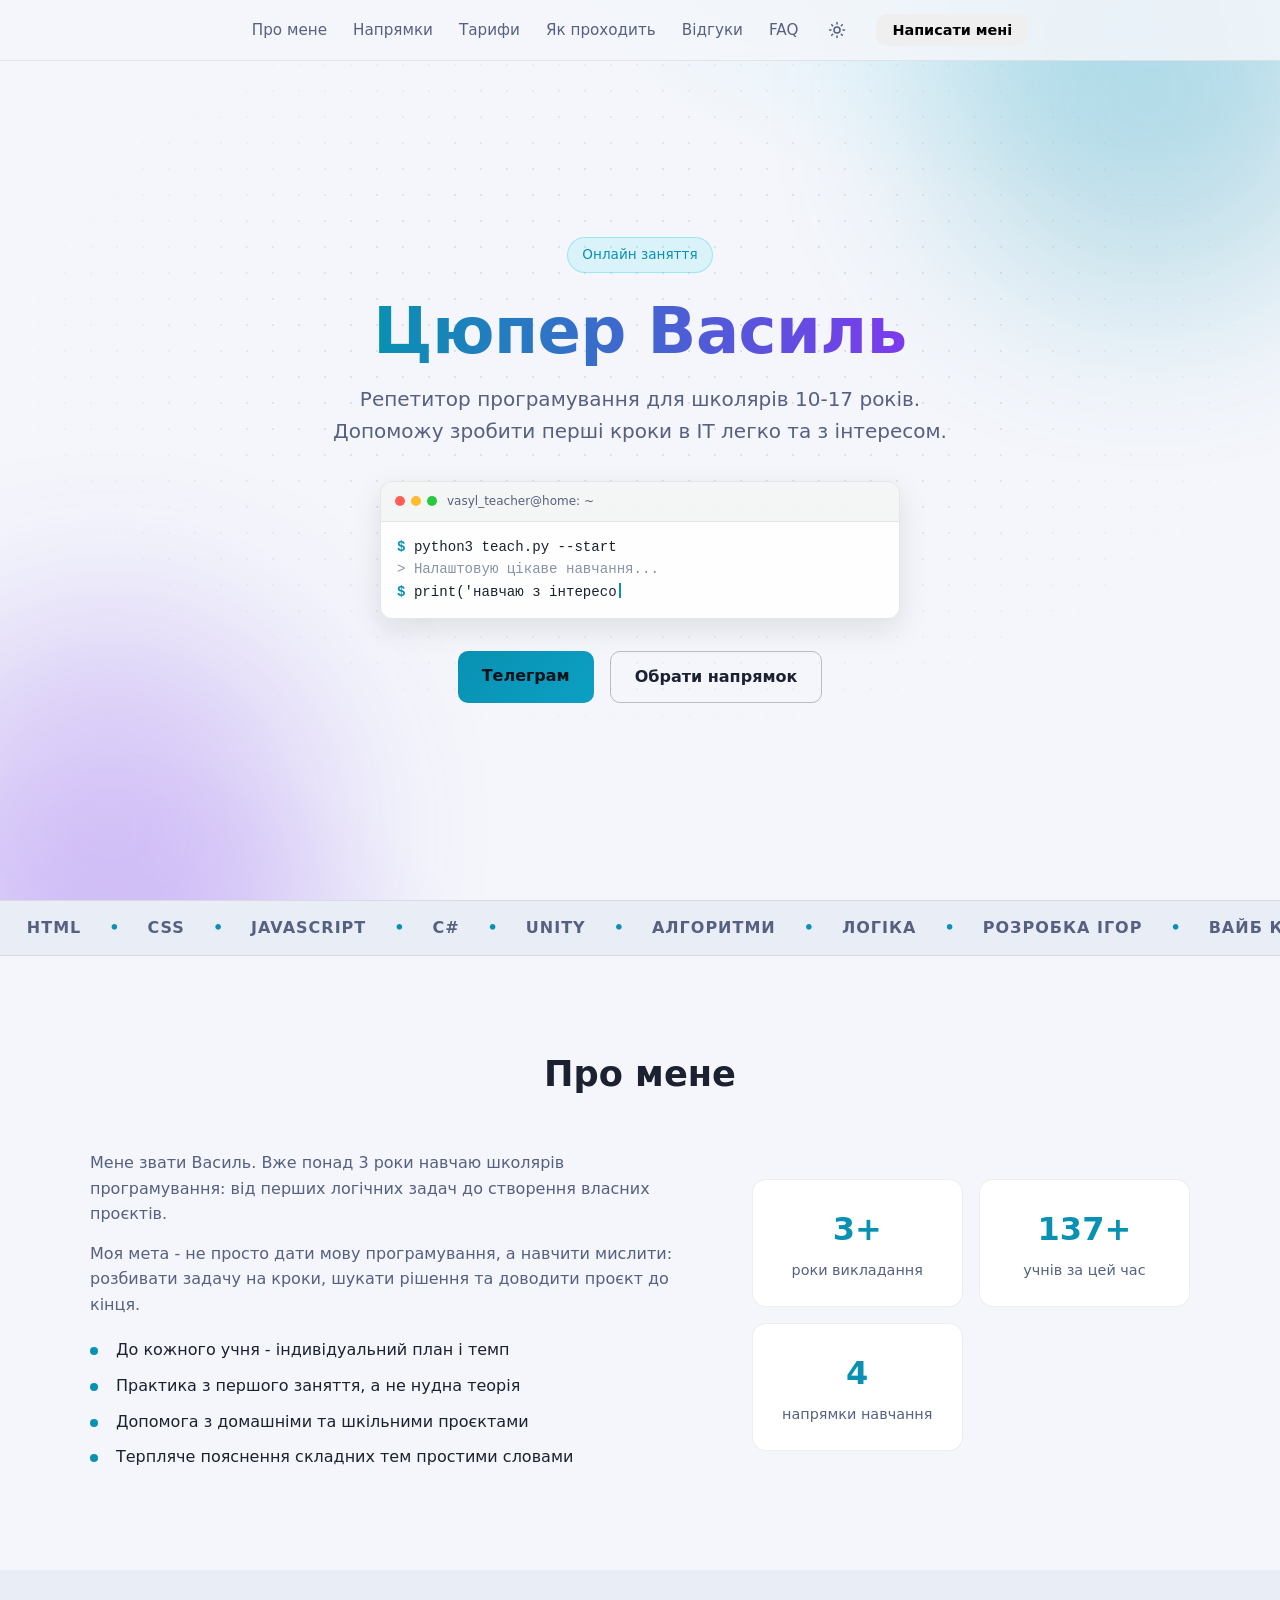
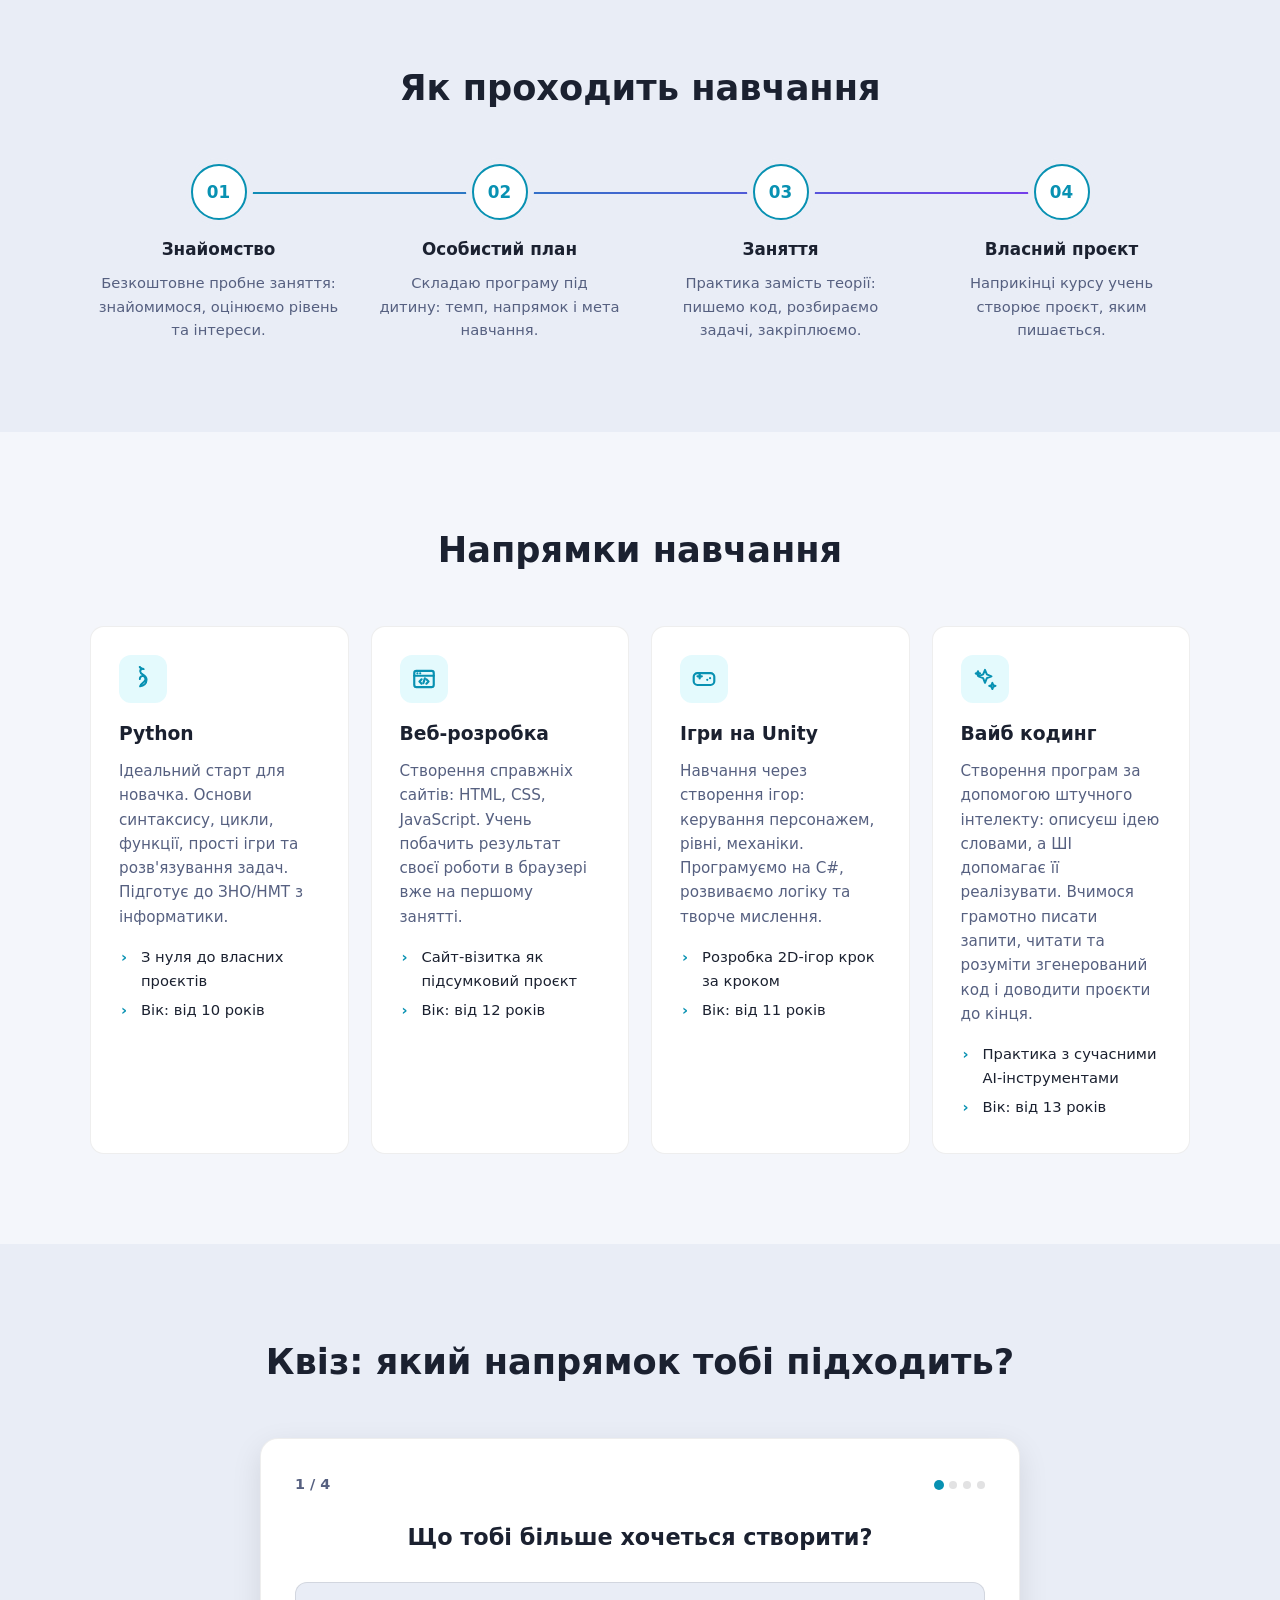
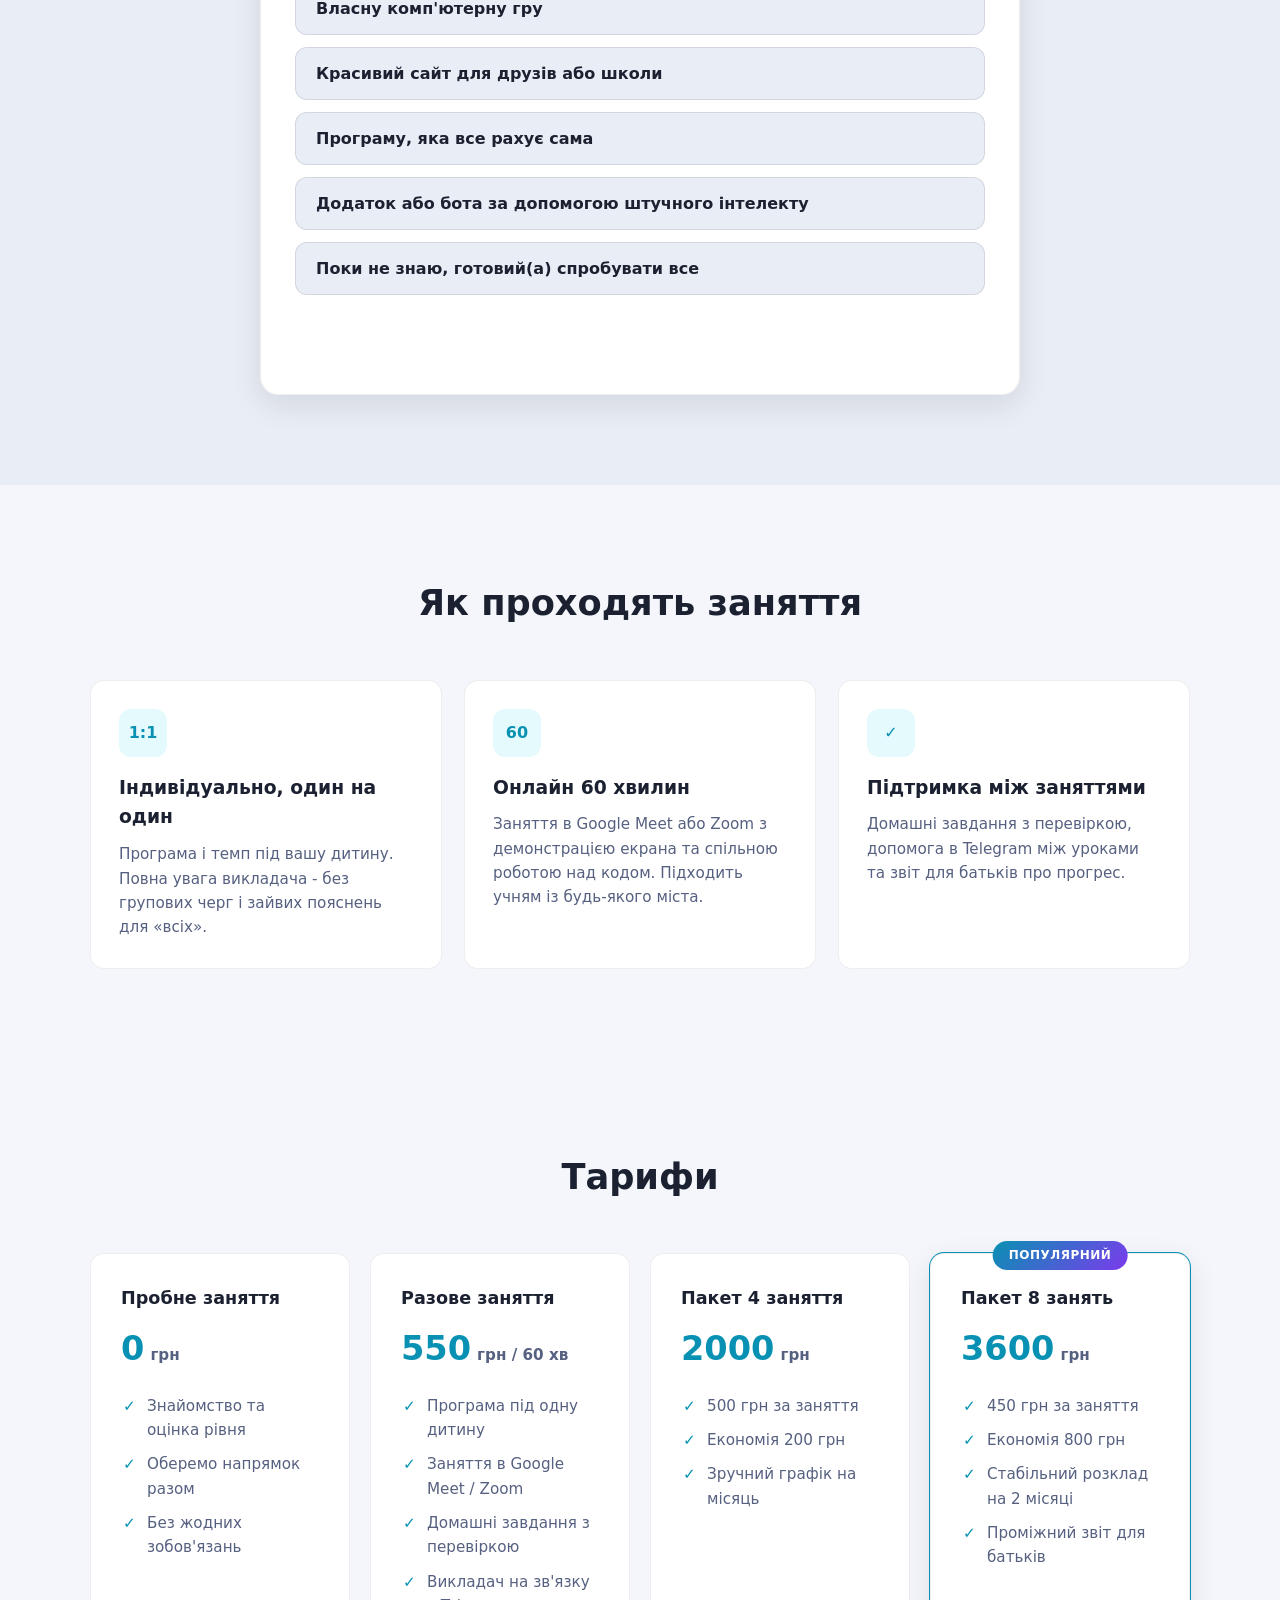
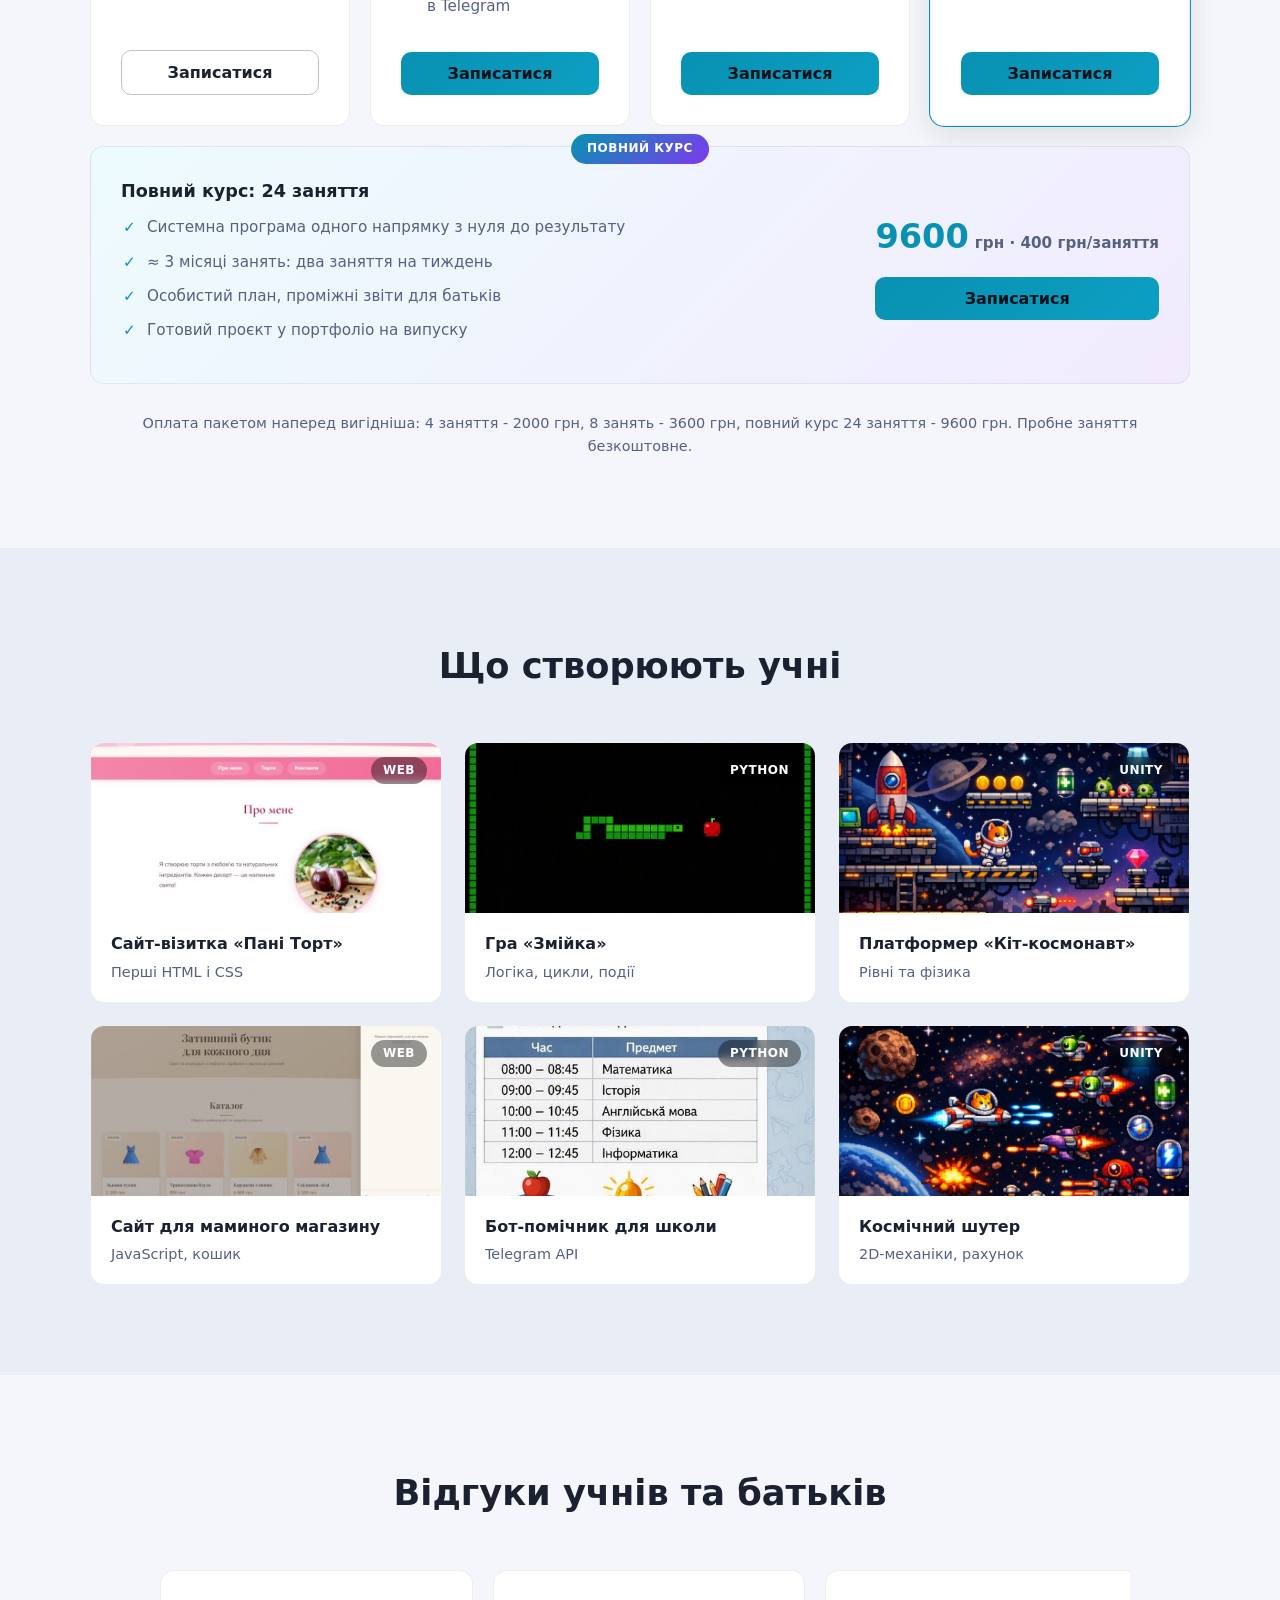
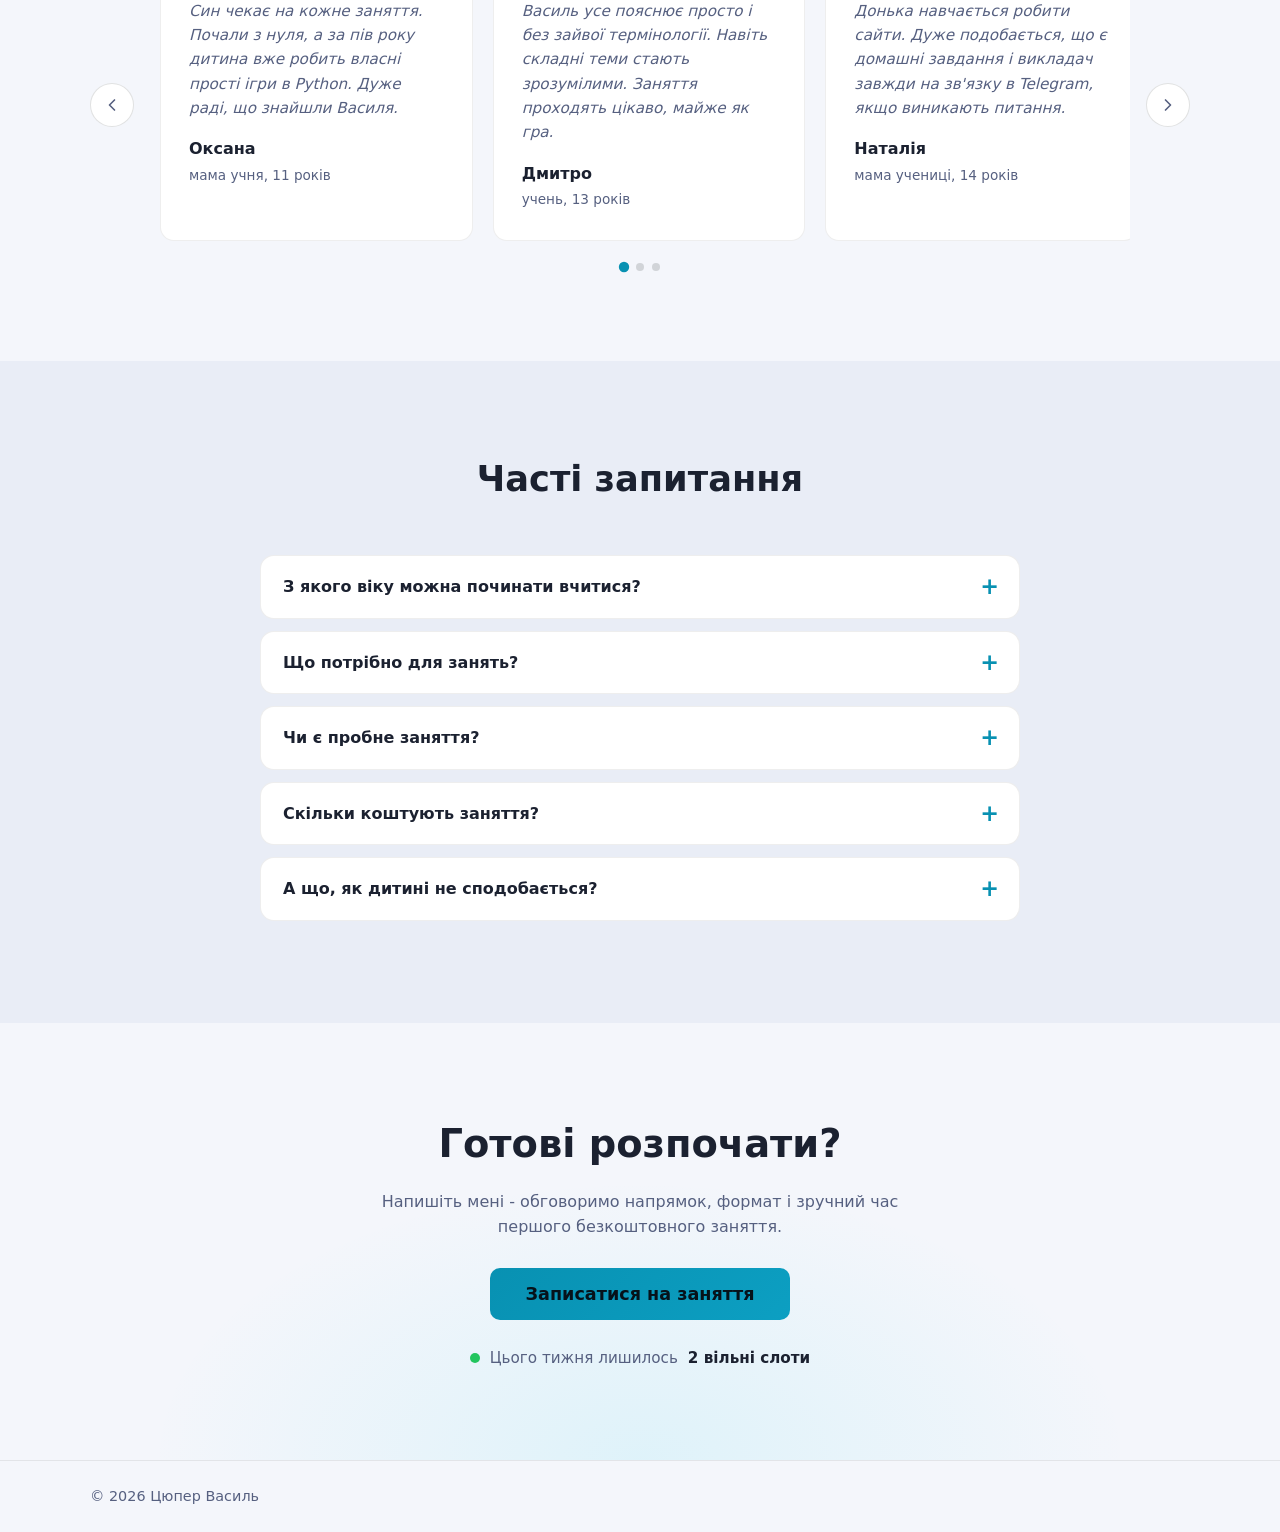
<file: index.html>
<!DOCTYPE html>
<html lang="uk">
<head>
  <meta charset="UTF-8">
  <meta name="viewport" content="width=device-width, initial-scale=1.0">
<title>Цюпер Василь - репетитор програмування для школярів</title>
  <meta name="description" content="Онлайн-репетитор програмування для школярів 10-17 років: Python, веб-розробка, ігри на Unity та вайб кодинг. Індивідуально від 550 грн, перше заняття безкоштовно.">
  <meta name="theme-color" content="#0f1117">

  <link rel="canonical" href="https://tsyupro.github.io/Tsyupro-Landing-Page/">

  <meta property="og:type" content="website">
  <meta property="og:site_name" content="Цюпер Василь - репетитор програмування для школярів">
  <meta property="og:locale" content="uk_UA">
  <meta property="og:title" content="Цюпер Василь - репетитор програмування для школярів">
  <meta property="og:description" content="Python, веб-розробка, ігри на Unity та вайб кодинг для школярів 10-17 років. Індивідуальні онлайн-заняття від 550 грн, перше - безкоштовно.">
  <meta property="og:url" content="https://tsyupro.github.io/Tsyupro-Landing-Page/">
  <meta property="og:image" content="https://tsyupro.github.io/Tsyupro-Landing-Page/og-image.png">
  <meta property="og:image:width" content="1200">
  <meta property="og:image:height" content="630">
  <meta property="og:image:type" content="image/png">
  <meta property="og:image:alt" content="Цюпер Василь - репетитор програмування для школярів">

  <meta name="twitter:card" content="summary_large_image">
  <meta name="twitter:title" content="Цюпер Василь - репетитор програмування для школярів">
  <meta name="twitter:description" content="Python, веб-розробка, ігри на Unity та вайб кодинг для школярів 10-17 років. Перше заняття безкоштовно.">
  <meta name="twitter:image" content="https://tsyupro.github.io/Tsyupro-Landing-Page/og-image.png">

<link rel="icon" type="image/svg+xml" href="favicon.svg">
  <link rel="stylesheet" href="css/style.css">

  <script type="application/ld+json">
  {
    "@context": "https://schema.org",
    "@graph": [
      {
        "@type": "WebSite",
        "@id": "https://tsyupro.github.io/Tsyupro-Landing-Page/#website",
        "url": "https://tsyupro.github.io/Tsyupro-Landing-Page/",
        "name": "Цюпер Василь - репетитор програмування для школярів",
        "inLanguage": "uk"
      },
      {
        "@type": "Person",
        "@id": "https://tsyupro.github.io/Tsyupro-Landing-Page/#person",
        "name": "Цюпер Василь",
        "url": "https://tsyupro.github.io/Tsyupro-Landing-Page/",
        "jobTitle": "Репетитор програмування",
        "image": "https://tsyupro.github.io/Tsyupro-Landing-Page/og-image.png",
        "description": "Індивідуальні онлайн-заняття програмуванням для школярів 10-17 років: Python, веб-розробка, ігри на Unity та вайб кодинг.",
        "knowsAbout": ["Python", "Веб-розробка", "Розробка ігор на Unity", "Вайб кодинг"],
        "sameAs": ["https://t.me/tsyupro"]
      },
      {
        "@type": "Service",
        "name": "Індивідуальні онлайн-заняття з програмування для школярів",
        "serviceType": "Навчання програмуванню",
        "url": "https://tsyupro.github.io/Tsyupro-Landing-Page/",
        "provider": { "@id": "https://tsyupro.github.io/Tsyupro-Landing-Page/#person" },
        "areaServed": "Україна",
        "availableChannel": {
          "@type": "ServiceChannel",
          "availableLanguage": "Українська",
          "serviceLocation": { "@type": "Place", "name": "Онлайн (Google Meet / Zoom)" }
        },
        "offers": {
          "@type": "Offer",
          "description": "Разове заняття, 60 хвилин",
          "price": "550",
          "priceCurrency": "UAH",
          "availability": "https://schema.org/OnlineOnly"
        }
      },
      {
        "@type": "FAQPage",
        "@id": "https://tsyupro.github.io/Tsyupro-Landing-Page/#faq",
        "mainEntity": [
          {
            "@type": "Question",
            "name": "З якого віку можна починати вчитися?",
            "acceptedAnswer": {
              "@type": "Answer",
              "text": "Залежить від напрямку: Python та логіку зазвичай починають з 10 років, веб-розробку - з 12, гри на Unity - з 11, вайб кодинг - з 13. Готовність дитини визначається на пробному занятті."
            }
          },
          {
            "@type": "Question",
            "name": "Що потрібно для занять?",
            "acceptedAnswer": {
              "@type": "Answer",
              "text": "Комп'ютер або ноутбук із доступом до інтернету. Все програмне забезпечення безкоштовне, допоможу підготувати його перед першим заняттям."
            }
          },
          {
            "@type": "Question",
            "name": "Чи є пробне заняття?",
            "acceptedAnswer": {
              "@type": "Answer",
              "text": "Так, перше заняття - знайомство: оцінюємо рівень, визначаємо напрямок, пробуємо формат. Воно безкоштовне."
            }
          },
          {
            "@type": "Question",
            "name": "Скільки коштують заняття?",
            "acceptedAnswer": {
              "@type": "Answer",
              "text": "Разове заняття - 550 грн за 60 хвилин. Оплата пакетом вигідніша: 4 заняття - 2000 грн, 8 занять - 3600 грн, повний курс 24 заняття - 9600 грн. Пробне заняття безкоштовне."
            }
          },
          {
            "@type": "Question",
            "name": "А що, як дитині не сподобається?",
            "acceptedAnswer": {
              "@type": "Answer",
              "text": "Це нормально. Пробуємо інший напрямок або темп. Головна мета - щоб дитина отримувала задоволення від навчання, тому завжди прислухаюся до її інтересів."
            }
          }
        ]
      }
    ]
  }
  </script>
</head>
<body>

  <div class="preloader" id="preloader" aria-hidden="true">
    <div class="preloader__inner">
      <span class="preloader__logo">ВЦ</span>
      <span class="preloader__bar"><i></i></span>
    </div>
  </div>

  <div class="progress" id="progressBar" aria-hidden="true"></div>

  <header class="nav" id="nav">
    <div class="container nav__inner">
      <nav class="nav__links" id="navLinks">
        <a href="#about">Про мене</a>
        <a href="#directions">Напрямки</a>
        <a href="#pricing">Тарифи</a>
        <a href="#how">Як проходить</a>
        <a href="#reviews">Відгуки</a>
        <a href="#faq">FAQ</a>
        <button id="themeToggle" class="theme-toggle" aria-label="Перемкнути тему">
          <svg class="theme-toggle__moon" viewBox="0 0 24 24" width="18" height="18" fill="none" stroke="currentColor" stroke-width="2" aria-hidden="true">
            <path d="M21 12.8A9 9 0 1 1 11.2 3a7 7 0 0 0 9.8 9.8z" stroke-linecap="round" stroke-linejoin="round"/>
          </svg>
          <svg class="theme-toggle__sun" viewBox="0 0 24 24" width="18" height="18" fill="none" stroke="currentColor" stroke-width="2" aria-hidden="true">
            <circle cx="12" cy="12" r="4"/>
            <path d="M12 2v2m0 16v2M4.9 4.9l1.4 1.4m11.4 11.4 1.4 1.4M2 12h2m16 0h2M4.9 19.1l1.4-1.4m11.4-11.4 1.4-1.4" stroke-linecap="round"/>
          </svg>
        </button>
        <button class="btn btn--small" data-open-modal>Написати мені</button>
      </nav>
<button class="nav__burger" id="navToggle" aria-label="Відкрити меню">
        <span></span><span></span><span></span>
      </button>
    </div>
    <div class="nav__mask" id="navMask" aria-hidden="true"></div>
  </header>

  <section class="hero" id="hero">
    <div class="hero__orbs" aria-hidden="true">
      <span class="hero__orb hero__orb--one"></span>
      <span class="hero__orb hero__orb--two"></span>
    </div>
    <div class="hero__grid" aria-hidden="true"></div>
    <canvas class="hero__rain" id="codeRain" aria-hidden="true"></canvas>
    <div class="container hero__inner">
      <div class="hero__badge hero-anim">Онлайн заняття</div>
      <h1 class="hero-anim"><span class="hero__name">Цюпер Василь</span></h1>
<p class="hero__subtitle hero-anim">
        Репетитор програмування для школярів 10-17 років.<br>
        Допоможу зробити перші кроки в IT легко та з інтересом.
      </p>

      <div class="hero__terminal hero-anim" aria-hidden="true">
        <div class="terminal__bar">
          <span class="terminal__dots"><i></i><i></i><i></i></span>
          <span class="terminal__title">vasyl_teacher@home: ~</span>
        </div>
        <div class="terminal__body">
          <p class="terminal__line"><span class="terminal__prompt">$</span> python3 teach.py --start</p>
          <p class="terminal__line terminal__muted">> Налаштовую цікаве навчання...</p>
          <p class="terminal__line terminal__typed">
            <span class="terminal__prompt">$</span>
            <span id="typedOut"></span><span class="typed__cursor"></span>
          </p>
        </div>
      </div>

      <div class="hero__actions hero-anim">
        <a href="https://t.me/tsyupro" target="_blank" rel="noopener" class="btn btn--primary">Телеграм</a>
        <a href="#directions" class="btn btn--ghost">Обрати напрямок</a>
      </div>
    </div>
  </section>

  <div class="marquee" aria-hidden="true">
    <div class="marquee__track">
      <span class="marquee__group">
        <span class="marquee__item">Python</span><span class="marquee__sep">•</span>
        <span class="marquee__item">HTML</span><span class="marquee__sep">•</span>
        <span class="marquee__item">CSS</span><span class="marquee__sep">•</span>
        <span class="marquee__item">JavaScript</span><span class="marquee__sep">•</span>
        <span class="marquee__item">C#</span><span class="marquee__sep">•</span>
        <span class="marquee__item">Unity</span><span class="marquee__sep">•</span>
        <span class="marquee__item">Алгоритми</span><span class="marquee__sep">•</span>
        <span class="marquee__item">Логіка</span><span class="marquee__sep">•</span>
        <span class="marquee__item">Розробка ігор</span><span class="marquee__sep">•</span>
        <span class="marquee__item">Вайб кодинг</span>
      </span>
      <span class="marquee__group">
        <span class="marquee__item">Python</span><span class="marquee__sep">•</span>
        <span class="marquee__item">HTML</span><span class="marquee__sep">•</span>
        <span class="marquee__item">CSS</span><span class="marquee__sep">•</span>
        <span class="marquee__item">JavaScript</span><span class="marquee__sep">•</span>
        <span class="marquee__item">C#</span><span class="marquee__sep">•</span>
        <span class="marquee__item">Unity</span><span class="marquee__sep">•</span>
        <span class="marquee__item">Алгоритми</span><span class="marquee__sep">•</span>
        <span class="marquee__item">Логіка</span><span class="marquee__sep">•</span>
        <span class="marquee__item">Розробка ігор</span><span class="marquee__sep">•</span>
        <span class="marquee__item">Вайб кодинг</span>
      </span>
    </div>
  </div>

  <section class="section" id="about">
    <div class="container">
      <h2 class="section__title reveal">Про мене</h2>
      <div class="about">
        <div class="about__text reveal">
          <p>
            Мене звати Василь. Вже понад 3 роки навчаю школярів програмування:
            від перших логічних задач до створення власних проєктів.
          </p>
          <p>
            Моя мета - не просто дати мову програмування, а навчити мислити:
            розбивати задачу на кроки, шукати рішення та доводити проєкт до кінця.
          </p>
          <ul class="about__list">
            <li>До кожного учня - індивідуальний план і темп</li>
            <li>Практика з першого заняття, а не нудна теорія</li>
            <li>Допомога з домашніми та шкільними проєктами</li>
            <li>Терпляче пояснення складних тем простими словами</li>
          </ul>
        </div>
        <div class="about__facts">
          <div class="fact reveal">
            <div class="fact__num" data-counter="3" data-suffix="+">0</div>
            <div class="fact__label">роки викладання</div>
          </div>
<div class="fact reveal">
            <div class="fact__num" data-counter="137" data-suffix="+">0</div>
            <div class="fact__label">учнів за цей час</div>
          </div>
          <div class="fact reveal">
            <div class="fact__num" data-counter="4">0</div>
            <div class="fact__label">напрямки навчання</div>
          </div>
        </div>
      </div>
    </div>
  </section>

  <section class="section section--alt" id="how">
    <div class="container">
      <h2 class="section__title reveal">Як проходить навчання</h2>
      <div class="steps reveal">
        <span class="steps__line" aria-hidden="true"></span>
        <article class="step">
          <span class="step__num">01</span>
          <h3>Знайомство</h3>
          <p>Безкоштовне пробне заняття: знайомимося, оцінюємо рівень та інтереси.</p>
        </article>
        <article class="step">
          <span class="step__num">02</span>
          <h3>Особистий план</h3>
          <p>Складаю програму під дитину: темп, напрямок і мета навчання.</p>
        </article>
        <article class="step">
          <span class="step__num">03</span>
          <h3>Заняття</h3>
          <p>Практика замість теорії: пишемо код, розбираємо задачі, закріплюємо.</p>
        </article>
        <article class="step">
          <span class="step__num">04</span>
          <h3>Власний проєкт</h3>
          <p>Наприкінці курсу учень створює проєкт, яким пишається.</p>
        </article>
      </div>
    </div>
  </section>

  <section class="section" id="directions">
    <div class="container">
      <h2 class="section__title reveal">Напрямки навчання</h2>
      <div class="cards">
        <article class="card reveal">
          <div class="card__icon" aria-hidden="true">
            <svg viewBox="0 0 24 24" fill="none" stroke="currentColor" stroke-width="1.8" stroke-linecap="round" stroke-linejoin="round" aria-hidden="true">
              <path d="M12 2.5c-1.7 0-2.6 1-2.6 2.4 0 1.5 1.2 2.3 2.6 3 1.9 1 3.3 2.7 3.3 4.9 0 3.2-2.6 5.6-6 6 1-2.5 2.8-3.6 3.8-4.4 1-.8 1.4-2.2.9-3.5-.5-1.3-1.7-2-3-1.6-1.3.4-2 1.5-1.9 2.8"/>
              <path d="M12.6 2.9h.01"/>
              <path d="M10.9 2.3 9.2 1.2"/>
              <path d="M9.7 1.9 9 0.9"/>
            </svg>
          </div>
          <h3>Python</h3>
          <p>
            Ідеальний старт для новачка. Основи синтаксису, цикли, функції,
            прості ігри та розв'язування задач. Підготує до ЗНО/НМТ з інформатики.
          </p>
          <ul class="card__list">
            <li>З нуля до власних проєктів</li>
            <li>Вік: від 10 років</li>
          </ul>
        </article>
        <article class="card reveal">
          <div class="card__icon" aria-hidden="true">
            <svg viewBox="0 0 24 24" fill="none" stroke="currentColor" stroke-width="2" stroke-linecap="round" stroke-linejoin="round" aria-hidden="true">
              <rect x="3" y="4.5" width="18" height="15" rx="2"/>
              <path d="M3 9h18"/>
              <path d="M5.9 6.8h.01"/>
              <path d="M8.5 6.8h.01"/>
              <path d="M9.8 12.3l-2 2 2 2"/>
              <path d="M14.2 12.3l2 2-2 2"/>
              <path d="M12.8 11.4l-1.4 4.4"/>
            </svg>
          </div>
          <h3>Веб-розробка</h3>
          <p>
            Створення справжніх сайтів: HTML, CSS, JavaScript.
            Учень побачить результат своєї роботи в браузері вже на першому занятті.
          </p>
          <ul class="card__list">
            <li>Сайт-візитка як підсумковий проєкт</li>
            <li>Вік: від 12 років</li>
          </ul>
        </article>
        <article class="card reveal">
          <div class="card__icon" aria-hidden="true">
            <svg viewBox="0 0 24 24" fill="none" stroke="currentColor" stroke-width="2" stroke-linecap="round" stroke-linejoin="round" aria-hidden="true">
              <rect x="2.5" y="6.5" width="19" height="11" rx="3.5"/>
              <path d="M6 9.5h4"/>
              <path d="M8 7.5v4"/>
              <path d="M15 12.8h.01"/>
              <path d="M17.6 11.2h.01"/>
            </svg>
          </div>
          <h3>Ігри на Unity</h3>
          <p>
            Навчання через створення ігор: керування персонажем, рівні, механіки.
            Програмуємо на C#, розвиваємо логіку та творче мислення.
          </p>
          <ul class="card__list">
            <li>Розробка 2D-ігор крок за кроком</li>
            <li>Вік: від 11 років</li>
          </ul>
        </article>
        <article class="card reveal">
          <div class="card__icon" aria-hidden="true">
            <svg viewBox="0 0 24 24" fill="none" stroke="currentColor" stroke-width="1.8" stroke-linecap="round" stroke-linejoin="round" aria-hidden="true">
              <path d="M12 3.5l1.7 4.3 4.3 1.7-4.3 1.7L12 15.5l-1.7-4.3L6 9.5l4.3-1.7z"/>
              <path d="M18.8 15.5l.8 2.1 2.1.8-2.1.8-.8 2.1-.8-2.1-2.1-.8 2.1-.8z"/>
              <path d="M5.5 4.8l.6 1.5 1.5.6-1.5.6-.6 1.5-.6-1.5-1.5-.6 1.5-.6z"/>
            </svg>
          </div>
          <h3>Вайб кодинг</h3>
          <p>
            Створення програм за допомогою штучного інтелекту: описуєш ідею словами,
            а ШІ допомагає її реалізувати. Вчимося грамотно писати запити, читати
            та розуміти згенерований код і доводити проєкти до кінця.
          </p>
          <ul class="card__list">
            <li>Практика з сучасними AI-інструментами</li>
            <li>Вік: від 13 років</li>
          </ul>
        </article>
      </div>
    </div>
  </section>

  <section class="section section--alt" id="quiz">
    <div class="container container--narrow">
      <h2 class="section__title reveal">Квіз: який напрямок тобі підходить?</h2>
      <div class="quiz reveal" id="quizCard">
        <noscript>
          <p class="quiz__noscript">
            Напрямки навчання: Python, веб-розробка, ігри на Unity, вайб кодинг.
            Перше заняття безкоштовне - напишіть у Telegram: <a href="https://t.me/tsyupro" target="_blank" rel="noopener">@tsyupro</a>.
          </p>
        </noscript>
        <div class="quiz__head">
          <span class="quiz__step" id="quizStepText">1 / 4</span>
          <div class="quiz__dots" id="quizDots"></div>
        </div>
        <h3 class="quiz__question" id="quizQuestion"></h3>
        <div class="quiz__options" id="quizOptions"></div>
        <div class="quiz__nav">
          <button class="quiz__back btn btn--ghost" id="quizBack">Назад</button>
        </div>
        <div class="quiz__result" id="quizResult" hidden>
          <span class="quiz__result-badge">Тобі підходить</span>
          <h3 id="quizResultTitle"></h3>
          <p id="quizResultText"></p>
          <div class="quiz__result-actions">
            <button class="btn btn--primary" data-open-modal>Записатися на заняття</button>
            <button class="btn btn--ghost" id="quizRestart">Пройти ще раз</button>
          </div>
        </div>
      </div>
    </div>
  </section>

  <section class="section" id="format">
    <div class="container">
      <h2 class="section__title reveal">Як проходять заняття</h2>
      <div class="cards cards--wide">
        <article class="card reveal">
          <div class="card__icon" aria-hidden="true">1:1</div>
          <h3>Індивідуально, один на один</h3>
          <p>
            Програма і темп під вашу дитину. Повна увага викладача - без групових черг і зайвих пояснень для «всіх».
          </p>
        </article>
        <article class="card reveal">
          <div class="card__icon" aria-hidden="true">60</div>
          <h3>Онлайн 60 хвилин</h3>
          <p>
            Заняття в Google Meet або Zoom з демонстрацією екрана та спільною роботою над кодом. Підходить учням із будь-якого міста.
          </p>
        </article>
        <article class="card reveal">
          <div class="card__icon" aria-hidden="true">✓</div>
          <h3>Підтримка між заняттями</h3>
          <p>
            Домашні завдання з перевіркою, допомога в Telegram між уроками та звіт для батьків про прогрес.
          </p>
        </article>
      </div>
    </div>
  </section>

  <section class="section" id="pricing">
    <div class="container">
      <h2 class="section__title reveal">Тарифи</h2>
      <div class="pricing">
        <article class="price reveal">
          <h3 class="price__name">Пробне заняття</h3>
          <div class="price__amount">0<span class="price__per">грн</span></div>
          <ul class="price__features">
            <li>Знайомство та оцінка рівня</li>
            <li>Оберемо напрямок разом</li>
            <li>Без жодних зобов'язань</li>
          </ul>
          <button class="btn btn--ghost price__btn" data-open-modal>Записатися</button>
        </article>
        <article class="price reveal">
          <h3 class="price__name">Разове заняття</h3>
          <div class="price__amount">550<span class="price__per">грн / 60 хв</span></div>
          <ul class="price__features">
            <li>Програма під одну дитину</li>
            <li>Заняття в Google Meet / Zoom</li>
            <li>Домашні завдання з перевіркою</li>
            <li>Викладач на зв'язку в Telegram</li>
          </ul>
          <button class="btn btn--primary price__btn" data-open-modal>Записатися</button>
        </article>
        <article class="price reveal">
<h3 class="price__name">Пакет 4 заняття</h3>
          <div class="price__amount">2000<span class="price__per">грн</span></div>
          <ul class="price__features">
            <li>500 грн за заняття</li>
            <li>Економія 200 грн</li>
            <li>Зручний графік на місяць</li>
          </ul>
          <button class="btn btn--primary price__btn" data-open-modal>Записатися</button>
        </article>
        <article class="price price--popular reveal">
          <span class="price__badge">Популярний</span>
<h3 class="price__name">Пакет 8 занять</h3>
          <div class="price__amount">3600<span class="price__per">грн</span></div>
          <ul class="price__features">
            <li>450 грн за заняття</li>
            <li>Економія 800 грн</li>
            <li>Стабільний розклад на 2 місяці</li>
            <li>Проміжний звіт для батьків</li>
          </ul>
<button class="btn btn--primary price__btn" data-open-modal>Записатися</button>
        </article>
        <article class="price price--wide price--gradient reveal">
          <span class="price__badge">Повний курс</span>
          <div class="price__text">
            <h3 class="price__name">Повний курс: 24 заняття</h3>
            <ul class="price__features">
              <li>Системна програма одного напрямку з нуля до результату</li>
              <li>≈ 3 місяці занять: два заняття на тиждень</li>
              <li>Особистий план, проміжні звіти для батьків</li>
              <li>Готовий проєкт у портфоліо на випуску</li>
            </ul>
          </div>
          <div class="price__buy">
            <div class="price__amount">9600<span class="price__per">грн · 400 грн/заняття</span></div>
            <button class="btn btn--primary price__btn" data-open-modal>Записатися</button>
          </div>
        </article>
      </div>
      <p class="pricing__note">
        Оплата пакетом наперед вигідніша: 4 заняття - 2000 грн, 8 занять - 3600 грн,
        повний курс 24 заняття - 9600 грн. Пробне заняття безкоштовне.
      </p>
    </div>
  </section>

  <section class="section section--alt" id="gallery">
    <div class="container">
      <h2 class="section__title reveal">Що створюють учні</h2>
      <div class="gallery">
        <figure class="gallery__item reveal">
          <div class="gallery__thumb">
            <img src="photo/Сайт-візитка «Пані Торт».jpg" alt="Сайт-візитка «Пані Торт»" loading="lazy">
            <span class="gallery__badge">Web</span>
          </div>
          <figcaption><h3>Сайт-візитка «Пані Торт»</h3><p>Перші HTML і CSS</p></figcaption>
        </figure>
        <figure class="gallery__item reveal">
          <div class="gallery__thumb">
            <img src="photo/Гра «Змійка».jpg" alt="Гра «Змійка»" loading="lazy">
            <span class="gallery__badge">Python</span>
          </div>
          <figcaption><h3>Гра «Змійка»</h3><p>Логіка, цикли, події</p></figcaption>
        </figure>
        <figure class="gallery__item reveal">
          <div class="gallery__thumb">
            <img src="photo/Платформер «Кіт-космонавт».jpg" alt="Платформер «Кіт-космонавт»" loading="lazy">
            <span class="gallery__badge">Unity</span>
          </div>
          <figcaption><h3>Платформер «Кіт-космонавт»</h3><p>Рівні та фізика</p></figcaption>
        </figure>
        <figure class="gallery__item reveal">
          <div class="gallery__thumb">
            <img src="photo/Сайт для маминого магазину.jpg" alt="Сайт для маминого магазину" loading="lazy">
            <span class="gallery__badge">Web</span>
          </div>
          <figcaption><h3>Сайт для маминого магазину</h3><p>JavaScript, кошик</p></figcaption>
        </figure>
        <figure class="gallery__item reveal">
          <div class="gallery__thumb">
            <img src="photo/Бот-помічник для школи.jpg" alt="Бот-помічник для школи" loading="lazy">
            <span class="gallery__badge">Python</span>
          </div>
          <figcaption><h3>Бот-помічник для школи</h3><p>Telegram API</p></figcaption>
        </figure>
        <figure class="gallery__item reveal">
          <div class="gallery__thumb">
            <img src="photo/Космічний шутер.jpg" alt="Космічний шутер" loading="lazy">
            <span class="gallery__badge">Unity</span>
          </div>
          <figcaption><h3>Космічний шутер</h3><p>2D-механіки, рахунок</p></figcaption>
        </figure>
      </div>
    </div>
  </section>

  <section class="section" id="reviews">
    <div class="container">
      <h2 class="section__title reveal">Відгуки учнів та батьків</h2>
      <div class="reviews reveal">
        <button class="reviews__arrow reviews__arrow--prev" id="revPrev" aria-label="Попередній відгук">
          <svg viewBox="0 0 24 24" width="20" height="20" fill="none" stroke="currentColor" stroke-width="2" aria-hidden="true"><path d="M15 18l-6-6 6-6" stroke-linecap="round" stroke-linejoin="round"/></svg>
        </button>
        <div class="reviews__viewport">
          <div class="reviews__track" id="revTrack">
            <article class="card card--review review">
              <p class="review__text">
                Син чекає на кожне заняття. Почали з нуля, а за пів року дитина вже
                робить власні прості ігри в Python. Дуже раді, що знайшли Василя.
              </p>
              <div class="review__author">
                <span class="review__name">Оксана</span>
                <span class="review__role">мама учня, 11 років</span>
              </div>
            </article>
            <article class="card card--review review">
              <p class="review__text">
                Василь усе пояснює просто і без зайвої термінології. Навіть складні теми
                стають зрозумілими. Заняття проходять цікаво, майже як гра.
              </p>
              <div class="review__author">
                <span class="review__name">Дмитро</span>
                <span class="review__role">учень, 13 років</span>
              </div>
            </article>
            <article class="card card--review review">
              <p class="review__text">
                Донька навчається робити сайти. Дуже подобається, що є домашні завдання
                і викладач завжди на зв'язку в Telegram, якщо виникають питання.
              </p>
              <div class="review__author">
                <span class="review__name">Наталія</span>
                <span class="review__role">мама учениці, 14 років</span>
              </div>
            </article>
            <article class="card card--review review">
              <p class="review__text">
                Пройшли квіз на сайті, син сам обрав веб-розробку. Василь втримав цей інтерес,
                тепер дитина робить сайти із задоволенням.
              </p>
              <div class="review__author">
                <span class="review__name">Ольга</span>
                <span class="review__role">мама, 10 років</span>
              </div>
            </article>
            <article class="card card--review review">
              <p class="review__text">
                Брав уроки Unity, зробив гру про космос, яку показував друзям у школі.
                Це більше, ніж уроки, це впевненість у собі.
              </p>
              <div class="review__author">
                <span class="review__name">Максим</span>
                <span class="review__role">учень, 12 років</span>
              </div>
            </article>
          </div>
        </div>
        <button class="reviews__arrow reviews__arrow--next" id="revNext" aria-label="Наступний відгук">
          <svg viewBox="0 0 24 24" width="20" height="20" fill="none" stroke="currentColor" stroke-width="2" aria-hidden="true"><path d="M9 6l6 6-6 6" stroke-linecap="round" stroke-linejoin="round"/></svg>
        </button>
      </div>
      <div class="reviews__dots" id="revDots" aria-hidden="true"></div>
    </div>
  </section>

  <section class="section section--alt" id="faq">
    <div class="container container--narrow">
      <h2 class="section__title reveal">Часті запитання</h2>
      <div class="faq">
        <details class="faq__item reveal">
          <summary>З якого віку можна починати вчитися?</summary>
          <p>
            Залежить від напрямку. Python та логіку зазвичай починають з 10 років,
            веб-розробку - з 12, гри на Unity - з 11, вайб кодинг - з 13. Але все індивідуально,
            готовність дитини визначається на пробному занятті.
          </p>
        </details>
        <details class="faq__item reveal">
          <summary>Що потрібно для занять?</summary>
          <p>
            Комп'ютер або ноутбук із доступом до інтернету. Все програмне забезпечення
            безкоштовне, допоможу підготувати його перед першим заняттям.
          </p>
        </details>
        <details class="faq__item reveal">
          <summary>Чи є пробне заняття?</summary>
          <p>
            Так, перше заняття - знайомство: оцінюємо рівень, визначаємо напрямок,
            пробуємо формат. Воно безкоштовне.
          </p>
        </details>
        <details class="faq__item reveal">
          <summary>Скільки коштують заняття?</summary>
          <p>
Разове заняття - 550 грн за 60 хвилин. Оплата пакетом вигідніша:
            4 заняття - 2000 грн, 8 занять - 3600 грн,
            повний курс 24 заняття - 9600 грн. Пробне заняття безкоштовне.
          </p>
        </details>
        <details class="faq__item reveal">
          <summary>А що, як дитині не сподобається?</summary>
          <p>
            Це нормально. Пробуємо інший напрямок або темп. Головна мета - щоб дитина
            отримувала задоволення від навчання, тому завжди прислухаюся до її інтересів.
          </p>
        </details>
      </div>
    </div>
  </section>

  <section class="contact" id="contact">
    <div class="container contact__inner reveal">
      <h2 class="contact__title">Готові розпочати?</h2>
      <p class="contact__text">
        Напишіть мені - обговоримо напрямок, формат і зручний час першого безкоштовного заняття.
      </p>
      <div class="contact__actions">
        <button class="btn btn--primary btn--lg" data-open-modal>
          Записатися на заняття
        </button>
      </div>
      <div class="slots">
        <span class="slots__dot" aria-hidden="true"></span>
        Цього тижня лишилось <strong>2 вільні слоти</strong>
      </div>
    </div>
  </section>

  <footer class="footer">
    <div class="container footer__inner">
      <span>© 2026 Цюпер Василь</span>
    </div>
  </footer>

  <button class="to-top" id="toTop" aria-label="Вгору">
    <svg viewBox="0 0 24 24" width="18" height="18" fill="none" stroke="currentColor" stroke-width="3" aria-hidden="true">
      <path d="M12 20V5M5 12l7-7 7 7" stroke-linecap="round" stroke-linejoin="round"/>
    </svg>
  </button>

  <div class="toast" id="toast" role="status" aria-live="polite">Повідомлення скопійовано</div>

  <div class="modal" id="bookingModal" aria-hidden="true">
    <div class="modal__overlay" data-close></div>
    <div class="modal__dialog" role="dialog" aria-modal="true" aria-labelledby="modalTitle">
      <button class="modal__close" data-close aria-label="Закрити">
        <svg viewBox="0 0 24 24" width="20" height="20" fill="none" stroke="currentColor" stroke-width="2" aria-hidden="true">
          <path d="M18 6 6 18M6 6l12 12" stroke-linecap="round"/>
        </svg>
      </button>
      <h3 class="modal__title" id="modalTitle">Записатися на заняття</h3>
      <p class="modal__sub">Заповніть форму - я зв'яжуся з вами в Telegram і підтверджу час.</p>
      <form id="bookForm" class="form" novalidate>
        <label class="form__field">
          Ваше ім'я
          <input type="text" name="name" required maxlength="60" placeholder="Оксана">
        </label>
        <label class="form__field">
          Вік дитини
          <input type="number" name="age" min="7" max="18" step="1" required placeholder="11">
        </label>
        <label class="form__field">
          Напрямок
          <select name="direction" required>
            <option value="">Оберіть напрямок</option>
<option>Python</option>
            <option>Веб-розробка</option>
            <option>Ігри на Unity</option>
            <option>Вайб кодинг</option>
            <option>Не визначились, потрібна порада</option>
          </select>
        </label>
        <label class="form__field">
          Коментар
          <textarea name="comment" rows="3" maxlength="500" placeholder="Зручний час для заняття..."></textarea>
        </label>
        <button class="btn btn--primary btn--lg form__submit" type="submit">Записатися</button>
        <p class="form__hint">
          Після натискання з'явиться готове повідомлення - залишиться тільки вставити його в чат.
        </p>
      </form>
    </div>
  </div>

  <script src="js/script.js"></script>
</body>
</html>
</file>
<file: css/style.css>
:root {
  --bg: #0f1117;
  --bg-alt: #161a24;
  --card: #1b2130;
  --text: #e8ecf4;
  --text-dim: #a3aac2;
  --accent: #22d3ee;
  --accent-strong: #0ea5c9;
  --violet: #7c3aed;
  --radius: 14px;
  --shadow: 0 10px 30px rgba(0, 0, 0, 0.35);
}

[data-theme="light"] {
  --bg: #f4f6fb;
  --bg-alt: #e9edf6;
  --card: #ffffff;
  --text: #1b2130;
  --text-dim: #566080;
  --accent: #0891b2;
  --accent-strong: #0ea5c9;
  --violet: #7c3aed;
  --shadow: 0 10px 30px rgba(15, 17, 23, 0.1);
}

* {
  margin: 0;
  padding: 0;
  box-sizing: border-box;
}

html {
  scroll-behavior: smooth;
}

body {
  font-family: "Segoe UI", system-ui, -apple-system, Roboto, Arial, sans-serif;
  background: var(--bg);
  color: var(--text);
  line-height: 1.6;
  overflow-x: hidden;
  transition: background 0.3s, color 0.3s;
}

::-webkit-scrollbar {
  width: 10px;
}

::-webkit-scrollbar-track {
  background: var(--bg);
}

::-webkit-scrollbar-thumb {
  background: #2a3247;
  border-radius: 5px;
}

[data-theme="light"]::-webkit-scrollbar-thumb {
  background: #c3cadb;
}

[data-theme="light"]::-webkit-scrollbar-thumb:hover {
  background: var(--accent);
}

::-webkit-scrollbar-thumb:hover {
  background: var(--accent-strong);
}

::selection {
  background: rgba(34, 211, 238, 0.35);
}

.container {
  width: min(1100px, 92%);
  margin: 0 auto;
}

.container--narrow {
  width: min(760px, 92%);
}

/* Preloader */
.preloader {
  position: fixed;
  inset: 0;
  z-index: 200;
  background: var(--bg);
  display: flex;
  align-items: center;
  justify-content: center;
  transition: opacity 0.5s, visibility 0.5s;
}

.preloader--hidden {
  opacity: 0;
  visibility: hidden;
}

.preloader__inner {
  text-align: center;
}

.preloader__logo {
  font-size: 2.8rem;
  font-weight: 800;
  background: linear-gradient(90deg, var(--accent), var(--violet));
  background-size: 200% auto;
  -webkit-background-clip: text;
  background-clip: text;
  color: transparent;
  animation: gradientShift 2s linear infinite;
}

.preloader__bar {
  display: block;
  width: 140px;
  height: 3px;
  margin: 16px auto 0;
  border-radius: 2px;
  background: var(--card);
  overflow: hidden;
}

.preloader__bar i {
  display: block;
  height: 100%;
  width: 40%;
  border-radius: 2px;
  background: linear-gradient(90deg, var(--accent), var(--violet));
  animation: preloadSlide 1s ease-in-out infinite;
}

@keyframes preloadSlide {
  0% { transform: translateX(-120%); }
  100% { transform: translateX(380%); }
}

/* Scroll progress */
.progress {
  position: fixed;
  top: 0;
  left: 0;
  height: 3px;
  width: 0;
  z-index: 100;
  background: linear-gradient(90deg, var(--accent), var(--violet));
  border-radius: 0 3px 3px 0;
}

/* Nav */
.nav {
  position: fixed;
  inset: 0 0 auto 0;
  z-index: 50;
  background: rgba(15, 17, 23, 0.85);
  backdrop-filter: blur(10px);
  border-bottom: 1px solid rgba(255, 255, 255, 0.06);
  transition: box-shadow 0.3s, background 0.3s;
}

[data-theme="light"] .nav {
  background: rgba(244, 246, 251, 0.85);
  border-bottom: 1px solid rgba(15, 17, 23, 0.08);
}

.nav--scrolled {
  box-shadow: 0 6px 24px rgba(0, 0, 0, 0.45);
}

.nav__inner {
  display: flex;
  align-items: center;
  justify-content: center;
  padding: 14px 0;
  transition: padding 0.3s;
  position: relative;
  z-index: 3;
}

.nav__mask {
  position: fixed;
  inset: 0;
  z-index: 2;
  background: rgba(5, 7, 12, 0.55);
  backdrop-filter: blur(2px);
  opacity: 0;
  visibility: hidden;
  transition: opacity 0.3s, visibility 0.3s;
  display: none;
}

.nav__mask.show {
  opacity: 1;
  visibility: visible;
}

.nav--scrolled .nav__inner {
  padding: 8px 0;
}

.nav__links {
  display: flex;
  align-items: center;
  gap: 26px;
}

.nav__links a {
  color: var(--text-dim);
  text-decoration: none;
  font-size: 0.95rem;
  transition: color 0.2s;
}

.nav__links a:hover {
  color: var(--accent);
}

.theme-toggle {
  background: none;
  border: none;
  cursor: pointer;
  color: var(--text-dim);
  display: flex;
  align-items: center;
  padding: 4px;
  transition: color 0.2s;
}

.theme-toggle:hover {
  color: var(--accent);
}

.theme-toggle__sun {
  display: none;
}

[data-theme="light"] .theme-toggle__moon {
  display: none;
}

[data-theme="light"] .theme-toggle__sun {
  display: block;
}

.nav__burger {
  display: none;
  flex-direction: column;
  gap: 5px;
  background: none;
  border: none;
  cursor: pointer;
  padding: 6px;
}

.nav__burger span {
  width: 24px;
  height: 2px;
  background: var(--text);
  border-radius: 2px;
  transition: transform 0.2s;
}

/* Buttons */
.btn {
  display: inline-block;
  padding: 12px 24px;
  border-radius: 10px;
  font-weight: 600;
  text-decoration: none;
  text-align: center;
  transition: transform 0.15s, box-shadow 0.15s, background 0.2s;
  font-size: 1rem;
  border: none;
  cursor: pointer;
  font-family: inherit;
}

.btn--small {
  padding: 8px 16px;
  font-size: 0.9rem;
}

.btn--primary {
  background: linear-gradient(135deg, var(--accent), var(--accent-strong));
  color: #06121a;
  background-size: 150% auto;
}

.btn--primary:hover {
  transform: translateY(-2px);
  box-shadow: 0 8px 24px rgba(34, 211, 238, 0.35);
  background-position: right center;
}

.btn--ghost {
  border: 1px solid rgba(255, 255, 255, 0.25);
  color: var(--text);
  background: none;
}

[data-theme="light"] .btn--ghost {
  border-color: rgba(15, 17, 23, 0.25);
}

.btn--ghost:hover {
  border-color: var(--accent);
  color: var(--accent);
}

.btn--lg {
  padding: 16px 36px;
  font-size: 1.1rem;
}

/* Hero */
.hero {
  position: relative;
  display: flex;
  align-items: center;
  min-height: 100vh;
  padding: 120px 0 80px;
  background:
    radial-gradient(800px 480px at 80% -10%, rgba(34, 211, 238, 0.14), transparent 60%),
    radial-gradient(600px 400px at 10% 110%, rgba(124, 58, 237, 0.14), transparent 60%),
    var(--bg);
  overflow: hidden;
}

.hero__grid {
  position: absolute;
  inset: 0;
  background-image: radial-gradient(rgba(255, 255, 255, 0.08) 1px, transparent 1px);
  background-size: 26px 26px;
  -webkit-mask-image: radial-gradient(ellipse 70% 60% at 50% 40%, #000 30%, transparent 75%);
  mask-image: radial-gradient(ellipse 70% 60% at 50% 40%, #000 30%, transparent 75%);
  animation: gridPulse 4s ease-in-out infinite;
  pointer-events: none;
  will-change: transform;
}

[data-theme="light"] .hero__grid {
  background-image: radial-gradient(rgba(15, 17, 23, 0.1) 1px, transparent 1px);
}

@keyframes gridPulse {
  0%, 100% { opacity: 0.55; }
  50% { opacity: 1; }
}

.hero__orbs {
  position: absolute;
  inset: 0;
  pointer-events: none;
  overflow: hidden;
  will-change: transform;
}

.hero__orb {
  position: absolute;
  width: 420px;
  height: 420px;
  border-radius: 50%;
  filter: blur(90px);
  opacity: 0.35;
  animation: orbFloat 12s ease-in-out infinite;
}

[data-theme="light"] .hero__orb {
  opacity: 0.25;
}

.hero__orb--one {
  background: var(--accent);
  top: -120px;
  right: -80px;
}

.hero__orb--two {
  background: var(--violet);
  bottom: -140px;
  left: -100px;
  animation-delay: -6s;
}

@keyframes orbFloat {
  0%, 100% { transform: translate(0, 0) scale(1); }
  50% { transform: translate(-30px, 40px) scale(1.15); }
}

.hero__rain {
  position: absolute;
  inset: 0;
  width: 100%;
  height: 100%;
  opacity: 0.5;
  pointer-events: none;
}

[data-theme="light"] .hero__rain {
  opacity: 0.35;
}

.hero__inner {
  position: relative;
  z-index: 2;
  text-align: center;
}

.hero__badge {
  display: inline-block;
  padding: 6px 14px;
  border-radius: 999px;
  background: rgba(34, 211, 238, 0.12);
  border: 1px solid rgba(34, 211, 238, 0.35);
  color: var(--accent);
  font-size: 0.85rem;
  margin-bottom: 22px;
}

.hero__name {
  background: linear-gradient(90deg, var(--accent), var(--violet), var(--accent));
  background-size: 200% auto;
  -webkit-background-clip: text;
  background-clip: text;
  color: transparent;
  animation: gradientShift 6s linear infinite;
}

@keyframes gradientShift {
  to { background-position: 200% center; }
}

.hero h1 {
  font-size: clamp(2.4rem, 6vw, 4rem);
  font-weight: 800;
  letter-spacing: -0.5px;
  line-height: 1.15;
}

.hero__subtitle {
  margin-top: 14px;
  color: var(--text-dim);
  font-size: clamp(1rem, 2.4vw, 1.25rem);
  max-width: 620px;
  margin-inline: auto;
}

.hero__terminal {
  max-width: 520px;
  margin: 34px auto 0;
  text-align: left;
  background: rgba(10, 12, 18, 0.8);
  border: 1px solid rgba(255, 255, 255, 0.09);
  border-radius: 12px;
  overflow: hidden;
  box-shadow: var(--shadow);
}

[data-theme="light"] .hero__terminal {
  background: rgba(255, 255, 255, 0.9);
  border-color: rgba(15, 17, 23, 0.1);
}

.terminal__bar {
  display: flex;
  align-items: center;
  gap: 10px;
  padding: 10px 14px;
  background: rgba(255, 255, 255, 0.04);
  border-bottom: 1px solid rgba(255, 255, 255, 0.06);
}

[data-theme="light"] .terminal__bar {
  background: rgba(15, 17, 23, 0.04);
  border-bottom-color: rgba(15, 17, 23, 0.08);
}

.terminal__dots {
  display: flex;
  gap: 6px;
}

.terminal__dots i {
  width: 10px;
  height: 10px;
  border-radius: 50%;
  background: #1e2634;
}

[data-theme="light"] .terminal__dots i {
  background: #cdd3e0;
}

.terminal__dots i:nth-child(1) { background: #ff5f57; }
.terminal__dots i:nth-child(2) { background: #febc2e; }
.terminal__dots i:nth-child(3) { background: #28c840; }

.terminal__title {
  font-size: 0.75rem;
  color: var(--text-dim);
}

.terminal__body {
  padding: 14px 16px;
  font-family: Consolas, "Cascadia Code", monospace;
  font-size: 0.88rem;
  min-height: 96px;
}

.terminal__prompt {
  color: var(--accent);
  font-weight: 700;
}

.terminal__muted {
  color: #5b6478;
}

[data-theme="light"] .terminal__muted {
  color: #8891aa;
}

.terminal__typed {
  color: var(--text);
}

.typed__cursor {
  display: inline-block;
  width: 2px;
  height: 1.05em;
  background: var(--accent);
  vertical-align: -0.15em;
  margin-left: 2px;
  animation: blink 1s steps(1) infinite;
}

@keyframes blink {
  50% { opacity: 0; }
}

.hero__actions {
  margin-top: 32px;
  display: flex;
  gap: 16px;
  justify-content: center;
  flex-wrap: wrap;
}

/* Hero load-in */
.hero-anim {
  opacity: 0;
  animation: fadeUp 0.8s ease forwards;
}

.hero-anim:nth-child(1) { animation-delay: 0.1s; }
.hero-anim:nth-child(2) { animation-delay: 0.25s; }
.hero-anim:nth-child(3) { animation-delay: 0.4s; }
.hero-anim:nth-child(4) { animation-delay: 0.6s; }
.hero-anim:nth-child(5) { animation-delay: 0.8s; }

@keyframes fadeUp {
  from { opacity: 0; transform: translateY(24px); }
  to { opacity: 1; transform: none; }
}

/* Marquee */
.marquee {
  overflow: hidden;
  border-block: 1px solid rgba(255, 255, 255, 0.06);
  background: var(--bg-alt);
  padding: 14px 0;
}

[data-theme="light"] .marquee {
  border-block-color: rgba(15, 17, 23, 0.08);
}

.marquee__track {
  display: flex;
  width: max-content;
}

.marquee__group {
  display: flex;
  align-items: center;
  gap: 28px;
  padding-right: 28px;
}

.marquee__item {
  font-weight: 700;
  font-size: 1rem;
  color: var(--text-dim);
  white-space: nowrap;
  text-transform: uppercase;
  letter-spacing: 1px;
}

.marquee__sep {
  color: var(--accent);
  font-weight: 700;
}

/* Sections */
.section {
  padding: 90px 0;
}

.section--alt {
  background: var(--bg-alt);
}

.section__title {
  font-size: clamp(1.6rem, 4vw, 2.2rem);
  text-align: center;
  margin-bottom: 48px;
}

/* Reveal on scroll */
.reveal {
  opacity: 0;
  transform: translateY(28px);
  transition: opacity 0.7s ease, transform 0.7s ease;
  transition-delay: var(--rev-delay, 0s);
}

.reveal.reveal--visible {
  opacity: 1;
  transform: none;
}

/* Steps */
.steps {
  position: relative;
  display: grid;
  grid-template-columns: repeat(4, 1fr);
  gap: 24px;
}

.steps__line {
  position: absolute;
  top: 28px;
  left: 10%;
  right: 10%;
  height: 2px;
  border-radius: 2px;
  background: linear-gradient(90deg, var(--accent), var(--violet));
  transform: scaleX(0);
  transform-origin: left;
  transition: transform 1.2s ease 0.35s;
}

.steps.reveal--visible .steps__line {
  transform: scaleX(1);
}

.step {
  position: relative;
  text-align: center;
  padding: 0 8px;
}

.step__num {
  position: relative;
  z-index: 1;
  display: inline-flex;
  align-items: center;
  justify-content: center;
  width: 56px;
  height: 56px;
  border-radius: 50%;
  background: var(--card);
  border: 2px solid var(--accent);
  color: var(--accent);
  font-weight: 800;
  font-size: 1.05rem;
  margin-bottom: 16px;
  box-shadow: 0 0 0 6px var(--bg-alt);
}

.step h3 {
  margin-bottom: 8px;
  font-size: 1.05rem;
}

.step p {
  color: var(--text-dim);
  font-size: 0.92rem;
}

/* About */
.about {
  display: grid;
  grid-template-columns: 1.4fr 1fr;
  gap: 48px;
  align-items: center;
}

.about__text p {
  color: var(--text-dim);
  margin-bottom: 14px;
}

.about__list {
  list-style: none;
  margin-top: 20px;
}

.about__list li {
  padding-left: 26px;
  position: relative;
  margin-bottom: 10px;
  color: var(--text);
}

.about__list li::before {
  content: "";
  position: absolute;
  left: 0;
  top: 10px;
  width: 8px;
  height: 8px;
  border-radius: 50%;
  background: var(--accent);
}

.about__facts {
  display: grid;
  grid-template-columns: 1fr 1fr;
  gap: 16px;
}

.fact {
  background: var(--card);
  border-radius: var(--radius);
  padding: 24px;
  text-align: center;
  border: 1px solid rgba(255, 255, 255, 0.05);
}

[data-theme="light"] .fact {
  border-color: rgba(15, 17, 23, 0.07);
}

.fact__num {
  font-size: 2rem;
  font-weight: 800;
  color: var(--accent);
}

.fact__label {
  color: var(--text-dim);
  font-size: 0.9rem;
  margin-top: 4px;
}

/* Cards */
.cards {
  display: grid;
  grid-template-columns: repeat(auto-fit, minmax(255px, 1fr));
  gap: 22px;
}

.card {
  position: relative;
  background: var(--card);
  border: 1px solid rgba(255, 255, 255, 0.05);
  border-radius: var(--radius);
  padding: 28px;
  overflow: hidden;
  transition: transform 0.2s, border-color 0.2s;
}

[data-theme="light"] .card {
  border-color: rgba(15, 17, 23, 0.07);
}

.card::after {
  content: "";
  position: absolute;
  inset: 0;
  background: radial-gradient(360px circle at var(--mx, 50%) var(--my, 50%), rgba(34, 211, 238, 0.14), transparent 60%);
  opacity: 0;
  transition: opacity 0.3s;
  pointer-events: none;
}

.card:hover {
  transform: translateY(-4px);
  border-color: rgba(34, 211, 238, 0.4);
}

.card:hover::after {
  opacity: 1;
}

.card__icon {
  position: relative;
  z-index: 1;
  width: 48px;
  height: 48px;
  display: flex;
  align-items: center;
  justify-content: center;
  border-radius: 12px;
  background: rgba(34, 211, 238, 0.12);
  color: var(--accent);
  font-weight: 800;
  margin-bottom: 16px;
}

.card__icon svg {
  width: 26px;
  height: 26px;
  transition: transform 0.25s ease;
}

.card:hover .card__icon svg {
  transform: scale(1.15) rotate(-5deg);
}

.card h3,
.card p,
.card .card__list {
  position: relative;
  z-index: 1;
}

.card h3 {
  margin-bottom: 10px;
}

.card p {
  color: var(--text-dim);
  font-size: 0.95rem;
}

.card__list {
  list-style: none;
  margin-top: 16px;
}

.card__list li {
  padding-left: 22px;
  position: relative;
  font-size: 0.92rem;
  color: var(--text);
  margin-bottom: 6px;
}

.card__list li::before {
  content: "›";
  position: absolute;
  left: 2px;
  color: var(--accent);
  font-weight: 700;
}

/* Quiz */
.quiz {
  background: var(--card);
  border: 1px solid rgba(255, 255, 255, 0.05);
  border-radius: 18px;
  padding: 34px;
  box-shadow: var(--shadow);
  text-align: center;
}

[data-theme="light"] .quiz {
  border-color: rgba(15, 17, 23, 0.07);
}

.quiz__noscript {
  color: var(--text-dim);
  margin: 0;
}

.quiz__noscript a {
  color: var(--accent);
}

.quiz__head {
  display: flex;
  align-items: center;
  justify-content: space-between;
  margin-bottom: 24px;
}

.quiz__step {
  color: var(--text-dim);
  font-size: 0.9rem;
  font-weight: 700;
}

.quiz__dots {
  display: flex;
  gap: 6px;
}

.quiz__dots i {
  width: 8px;
  height: 8px;
  border-radius: 50%;
  background: rgba(255, 255, 255, 0.12);
  transition: background 0.3s, transform 0.3s;
}

[data-theme="light"] .quiz__dots i {
  background: rgba(15, 17, 23, 0.12);
}

.quiz__dots i.active {
  background: var(--accent);
  transform: scale(1.25);
}

.quiz__question {
  font-size: clamp(1.15rem, 3vw, 1.4rem);
  margin-bottom: 26px;
}

.quiz__options {
  display: grid;
  gap: 12px;
  margin-bottom: 20px;
}

.quiz__option {
  width: 100%;
  padding: 16px 20px;
  border-radius: 12px;
  border: 1px solid rgba(255, 255, 255, 0.08);
  background: var(--bg-alt);
  color: var(--text);
  font-size: 1rem;
  font-family: inherit;
  font-weight: 600;
  cursor: pointer;
  text-align: left;
  transition: border-color 0.2s, transform 0.2s, background 0.2s;
}

[data-theme="light"] .quiz__option {
  border-color: rgba(15, 17, 23, 0.1);
  background: var(--bg-alt);
}

.quiz__option:hover {
  border-color: var(--accent);
  transform: translateX(4px);
  background: rgba(34, 211, 238, 0.08);
}

.quiz__option.picked {
  border-color: var(--accent);
  background: rgba(34, 211, 238, 0.12);
}

.quiz__nav {
  min-height: 44px;
  display: flex;
  justify-content: center;
}

.quiz__back {
  visibility: hidden;
}

.quiz__nav.quiz__nav--active .quiz__back {
  visibility: visible;
}

.quiz__result {
  padding: 10px 0 4px;
  animation: fadeUp 0.5s ease;
}

.quiz__result-badge {
  display: inline-block;
  padding: 6px 14px;
  border-radius: 999px;
  background: rgba(34, 211, 238, 0.12);
  border: 1px solid rgba(34, 211, 238, 0.35);
  color: var(--accent);
  font-size: 0.85rem;
  margin-bottom: 16px;
}

.quiz__result h3 {
  font-size: 1.8rem;
  margin-bottom: 10px;
  background: linear-gradient(90deg, var(--accent), var(--violet));
  background-size: 200% auto;
  -webkit-background-clip: text;
  background-clip: text;
  color: transparent;
  animation: gradientShift 6s linear infinite;
}

.quiz__result p {
  color: var(--text-dim);
  max-width: 480px;
  margin: 0 auto 24px;
}

.quiz__result-actions {
  display: flex;
  gap: 14px;
  justify-content: center;
  flex-wrap: wrap;
}

/* Gallery */
.gallery {
  display: grid;
  grid-template-columns: repeat(auto-fill, minmax(300px, 1fr));
  gap: 22px;
}

.gallery__item {
  background: var(--card);
  border: 1px solid rgba(255, 255, 255, 0.05);
  border-radius: var(--radius);
  overflow: hidden;
  transition: transform 0.2s, border-color 0.2s, box-shadow 0.2s;
}

[data-theme="light"] .gallery__item {
  border-color: rgba(15, 17, 23, 0.07);
}

.gallery__item:hover {
  transform: translateY(-4px);
  border-color: rgba(34, 211, 238, 0.4);
  box-shadow: var(--shadow);
}

.gallery__thumb {
  height: 170px;
  position: relative;
  overflow: hidden;
  background: var(--bg-alt);
}

.gallery__thumb img {
  position: absolute;
  inset: 0;
  width: 100%;
  height: 100%;
  object-fit: cover;
  transition: transform 0.4s ease;
}

.gallery__item:hover .gallery__thumb img {
  transform: scale(1.06);
}

.gallery__badge {
  position: absolute;
  z-index: 1;
  top: 14px;
  right: 14px;
  padding: 4px 12px;
  border-radius: 999px;
  background: rgba(0, 0, 0, 0.4);
  backdrop-filter: blur(4px);
  color: #fff;
  font-size: 0.75rem;
  font-weight: 700;
  letter-spacing: 0.5px;
  text-transform: uppercase;
}

.gallery__item figcaption {
  padding: 18px 20px;
}

.gallery__item h3 {
  font-size: 1rem;
  margin-bottom: 4px;
}

.gallery__item p {
  color: var(--text-dim);
  font-size: 0.9rem;
}

/* Reviews carousel */
.reviews {
  position: relative;
  display: flex;
  align-items: center;
  gap: 16px;
}

.reviews__viewport {
  overflow: hidden;
  flex: 1;
}

.reviews__track {
  display: flex;
  transition: transform 0.5s ease;
}

.review {
  flex: 0 0 100%;
  margin: 0 10px;
}

@media (min-width: 861px) {
  .review {
    flex-basis: calc(50% - 10px);
  }
}

@media (min-width: 1100px) {
  .review {
    flex-basis: calc(33.333% - 14px);
  }
}

.reviews__arrow {
  flex: 0 0 auto;
  width: 44px;
  height: 44px;
  border-radius: 50%;
  border: 1px solid rgba(255, 255, 255, 0.12);
  background: var(--card);
  color: var(--text-dim);
  cursor: pointer;
  display: flex;
  align-items: center;
  justify-content: center;
  transition: color 0.2s, border-color 0.2s, transform 0.2s;
}

[data-theme="light"] .reviews__arrow {
  border-color: rgba(15, 17, 23, 0.12);
}

.reviews__arrow:hover {
  color: var(--accent);
  border-color: var(--accent);
  transform: scale(1.08);
}

.reviews__dots {
  display: flex;
  justify-content: center;
  gap: 8px;
  margin-top: 22px;
}

.reviews__dots i {
  width: 8px;
  height: 8px;
  border-radius: 50%;
  background: rgba(255, 255, 255, 0.15);
  cursor: pointer;
  transition: background 0.3s, transform 0.3s;
}

[data-theme="light"] .reviews__dots i {
  background: rgba(15, 17, 23, 0.15);
}

.reviews__dots i.active {
  background: var(--accent);
  transform: scale(1.3);
}

/* Review card */
.card--review .review__text {
  font-style: italic;
}

.review__author {
  margin-top: 16px;
}

.review__name {
  font-weight: 700;
  display: block;
}

.review__role {
  color: var(--text-dim);
  font-size: 0.85rem;
}

/* FAQ */
.faq__item {
  background: var(--card);
  border: 1px solid rgba(255, 255, 255, 0.05);
  border-radius: var(--radius);
  margin-bottom: 12px;
  overflow: hidden;
}

[data-theme="light"] .faq__item {
  border-color: rgba(15, 17, 23, 0.07);
}

.faq__item summary {
  cursor: pointer;
  padding: 18px 22px;
  font-weight: 600;
  list-style: none;
  position: relative;
  padding-right: 44px;
  transition: color 0.2s;
}

.faq__item summary:hover {
  color: var(--accent);
}

.faq__item summary::-webkit-details-marker {
  display: none;
}

.faq__item summary::after {
  content: "+";
  position: absolute;
  right: 20px;
  top: 50%;
  transform: translateY(-50%);
  color: var(--accent);
  font-size: 1.4rem;
  transition: transform 0.2s;
}

.faq__item[open] summary::after {
  transform: translateY(-50%) rotate(45deg);
}

.faq__item p {
  padding: 0 22px 20px;
  color: var(--text-dim);
  font-size: 0.95rem;
}

.faq__item[open] p {
  animation: fadeUp 0.3s ease;
}

/* Contact */
.contact {
  padding: 90px 0;
  background: radial-gradient(700px 400px at 50% 100%, rgba(34, 211, 238, 0.1), transparent 70%);
}

.contact__inner {
  text-align: center;
}

.contact__title {
  font-size: clamp(1.8rem, 4vw, 2.4rem);
}

.contact__text {
  color: var(--text-dim);
  max-width: 560px;
  margin: 14px auto 28px;
}

.contact__actions {
  display: flex;
  gap: 16px;
  justify-content: center;
  flex-wrap: wrap;
}

/* Pricing */
.pricing {
  display: grid;
  grid-template-columns: repeat(auto-fit, minmax(240px, 1fr));
  gap: 20px;
  align-items: stretch;
}

.price {
  position: relative;
  display: flex;
  flex-direction: column;
  background: var(--card);
  border: 1px solid rgba(255, 255, 255, 0.05);
  border-radius: var(--radius);
  padding: 30px;
  transition: transform 0.2s, box-shadow 0.2s, border-color 0.2s;
}

[data-theme="light"] .price {
  border-color: rgba(15, 17, 23, 0.07);
}

.price:hover {
  transform: translateY(-4px);
}

.price--popular {
  border-color: var(--accent);
  box-shadow: 0 0 0 1px var(--accent), var(--shadow);
}

.price--popular:hover {
  transform: translateY(-4px);
}

.price--wide {
  grid-column: 1 / -1;
  flex-direction: row;
  flex-wrap: wrap;
  align-items: center;
  gap: 20px 40px;
}

.price--gradient {
  background:
    linear-gradient(135deg, rgba(34, 211, 238, 0.08), rgba(124, 58, 237, 0.1)),
    var(--card);
}

.price--wide .price__text {
  flex: 1 1 380px;
}

.price--wide .price__features {
  margin-bottom: 0;
}

.price--wide .price__buy {
  display: flex;
  flex-direction: column;
  gap: 14px;
  min-width: 240px;
}

.price--wide .price__buy .price__amount {
  margin-bottom: 0;
}

@media (max-width: 640px) {
  .price--wide .price__buy {
    min-width: 100%;
  }
}

.price__badge {
  position: absolute;
  top: -13px;
  left: 50%;
  transform: translateX(-50%);
  background: linear-gradient(135deg, var(--accent), var(--violet));
  color: #fff;
  font-size: 0.75rem;
  font-weight: 700;
  letter-spacing: 0.5px;
  text-transform: uppercase;
  padding: 5px 16px;
  border-radius: 999px;
  white-space: nowrap;
}

.price__name {
  font-size: 1.1rem;
  margin-bottom: 10px;
}

.price__amount {
  font-size: 2.1rem;
  font-weight: 800;
  color: var(--accent);
  margin-bottom: 18px;
}

.price__per {
  font-size: 0.95rem;
  font-weight: 600;
  color: var(--text-dim);
  margin-left: 6px;
}

.price__features {
  list-style: none;
  margin-bottom: 24px;
}

.price__features li {
  position: relative;
  padding-left: 26px;
  margin-bottom: 10px;
  color: var(--text-dim);
  font-size: 0.95rem;
}

.price__features li::before {
  content: "✓";
  position: absolute;
  left: 2px;
  color: var(--accent);
  font-weight: 700;
}

.price__btn {
  margin-top: auto;
  width: 100%;
}

.pricing__note {
  margin-top: 28px;
  text-align: center;
  color: var(--text-dim);
  font-size: 0.9rem;
}

/* Slots */
.slots {
  margin-top: 26px;
  display: flex;
  align-items: center;
  justify-content: center;
  gap: 10px;
  color: var(--text-dim);
  font-size: 0.95rem;
}

.slots strong {
  color: var(--text);
}

.slots__dot {
  width: 10px;
  height: 10px;
  border-radius: 50%;
  background: #22c55e;
  animation: slotPulse 2s ease-out infinite;
}

@keyframes slotPulse {
  0% { box-shadow: 0 0 0 0 rgba(34, 197, 94, 0.5); }
  70% { box-shadow: 0 0 0 12px rgba(34, 197, 94, 0); }
  100% { box-shadow: 0 0 0 0 rgba(34, 197, 94, 0); }
}

/* Modal */
.modal {
  position: fixed;
  inset: 0;
  z-index: 150;
  display: flex;
  align-items: center;
  justify-content: center;
  padding: 20px;
  visibility: hidden;
  opacity: 0;
  transition: opacity 0.3s, visibility 0.3s;
}

.modal.open {
  visibility: visible;
  opacity: 1;
}

.modal__overlay {
  position: absolute;
  inset: 0;
  background: rgba(5, 7, 12, 0.72);
  backdrop-filter: blur(4px);
}

.modal__dialog {
  position: relative;
  width: min(460px, 100%);
  max-height: 90vh;
  overflow-y: auto;
  background: var(--card);
  border: 1px solid rgba(255, 255, 255, 0.08);
  border-radius: 18px;
  padding: 32px 30px 26px;
  box-shadow: var(--shadow);
  transform: translateY(24px) scale(0.98);
  transition: transform 0.3s;
}

[data-theme="light"] .modal__dialog {
  border-color: rgba(15, 17, 23, 0.08);
}

.modal.open .modal__dialog {
  transform: none;
}

.modal__close {
  position: absolute;
  top: 14px;
  right: 14px;
  width: 36px;
  height: 36px;
  border-radius: 50%;
  border: none;
  background: rgba(255, 255, 255, 0.06);
  color: var(--text-dim);
  cursor: pointer;
  display: flex;
  align-items: center;
  justify-content: center;
  transition: color 0.2s, background 0.2s, transform 0.2s;
}

[data-theme="light"] .modal__close {
  background: rgba(15, 17, 23, 0.06);
}

.modal__close:hover {
  color: var(--accent);
  transform: rotate(90deg);
}

.modal__title {
  font-size: 1.4rem;
  margin-bottom: 6px;
}

.modal__sub {
  color: var(--text-dim);
  font-size: 0.95rem;
  margin-bottom: 22px;
}

/* Form */
.form__field {
  display: block;
  text-align: left;
  margin-bottom: 16px;
  color: var(--text-dim);
  font-size: 0.9rem;
  font-weight: 600;
}

.form__field input,
.form__field select,
.form__field textarea {
  width: 100%;
  margin-top: 6px;
  padding: 12px 14px;
  border-radius: 10px;
  border: 1px solid rgba(255, 255, 255, 0.1);
  background: var(--bg-alt);
  color: var(--text);
  font: inherit;
  font-weight: 400;
  transition: border-color 0.2s, box-shadow 0.2s;
}

[data-theme="light"] .form__field input,
[data-theme="light"] .form__field select,
[data-theme="light"] .form__field textarea {
  border-color: rgba(15, 17, 23, 0.12);
}

.form__field input:focus,
.form__field select:focus,
.form__field textarea:focus {
  outline: none;
  border-color: var(--accent);
  box-shadow: 0 0 0 3px rgba(34, 211, 238, 0.15);
}

.form__field input.invalid,
.form__field select.invalid {
  border-color: #ef4444;
}

.form__submit {
  width: 100%;
}

.form__hint {
  margin-top: 12px;
  text-align: center;
  color: var(--text-dim);
  font-size: 0.82rem;
}

body.modal-open {
  overflow: hidden;
}

/* Toast */
.toast {
  position: fixed;
  left: 50%;
  bottom: 24px;
  transform: translateX(-50%) translateY(80px);
  z-index: 90;
  background: var(--card);
  border: 1px solid rgba(34, 211, 238, 0.4);
  color: var(--text);
  padding: 12px 22px;
  border-radius: 12px;
  box-shadow: var(--shadow);
  font-weight: 600;
  font-size: 0.95rem;
  opacity: 0;
  transition: transform 0.35s, opacity 0.35s;
  pointer-events: none;
}

.toast.show {
  transform: translateX(-50%) translateY(0);
  opacity: 1;
}

.to-top {
  position: fixed;
  right: 24px;
  bottom: 92px;
  z-index: 60;
  width: 44px;
  height: 44px;
  border-radius: 50%;
  border: 1px solid rgba(255, 255, 255, 0.12);
  background: var(--card);
  color: var(--text-dim);
  display: flex;
  align-items: center;
  justify-content: center;
  cursor: pointer;
  opacity: 0;
  pointer-events: none;
  transition: opacity 0.3s, transform 0.2s, color 0.2s;
}

[data-theme="light"] .to-top {
  border-color: rgba(15, 17, 23, 0.12);
}

.to-top.show {
  opacity: 1;
  pointer-events: auto;
}

.to-top:hover {
  color: var(--accent);
  transform: translateY(-3px);
}

/* Footer */
.footer {
  border-top: 1px solid rgba(255, 255, 255, 0.06);
  padding: 24px 0;
}

[data-theme="light"] .footer {
  border-top-color: rgba(15, 17, 23, 0.08);
}

.footer__inner {
  display: flex;
  justify-content: space-between;
  align-items: center;
  gap: 12px;
  color: var(--text-dim);
  font-size: 0.9rem;
  flex-wrap: wrap;
}

.footer a {
  color: var(--accent);
  text-decoration: none;
}

/* Reduced motion */
@media (prefers-reduced-motion: reduce) {
  *,
  *::before,
  *::after {
    animation-duration: 0.001s !important;
    animation-iteration-count: 1 !important;
    transition-duration: 0.001s !important;
  }

  html {
    scroll-behavior: auto;
  }

  .reveal {
    opacity: 1;
    transform: none;
  }

  .hero-anim {
    opacity: 1;
    animation: none;
  }

  .hero__rain {
    display: none;
  }
}

/* Mobile */
@media (max-width: 860px) {
  .about {
    grid-template-columns: 1fr;
    gap: 32px;
  }

  .nav__inner {
    justify-content: flex-end;
  }

  .nav__mask {
    display: block;
  }

  .nav__burger {
    display: flex;
    z-index: 6;
  }

  .nav--menu .nav__burger span:nth-child(1) {
    transform: translateY(7px) rotate(45deg);
  }

  .nav--menu .nav__burger span:nth-child(2) {
    transform: scaleX(0);
  }

  .nav--menu .nav__burger span:nth-child(3) {
    transform: translateY(-7px) rotate(-45deg);
  }

  .nav__links {
    position: fixed;
    top: 0;
    right: -100%;
    flex-direction: column;
    align-items: flex-start;
    gap: 18px;
    background: var(--bg-alt);
    width: 260px;
    height: 100vh;
    padding: 80px 30px;
    box-shadow: var(--shadow);
    transition: right 0.3s;
    z-index: 5;
  }

  .nav__links.nav__links--open {
    right: 0;
  }

  .hero__orb {
    width: 280px;
    height: 280px;
  }

  .steps {
    grid-template-columns: 1fr;
    gap: 20px;
  }

  .steps__line {
    display: none;
  }

  .step__num {
    box-shadow: 0 0 0 6px var(--bg-alt);
  }

  .quiz {
    padding: 24px 18px;
  }

  .reviews {
    gap: 8px;
  }

  .reviews__arrow {
    width: 38px;
    height: 38px;
  }

  .review {
    margin: 0 4px;
  }
}
</file>
